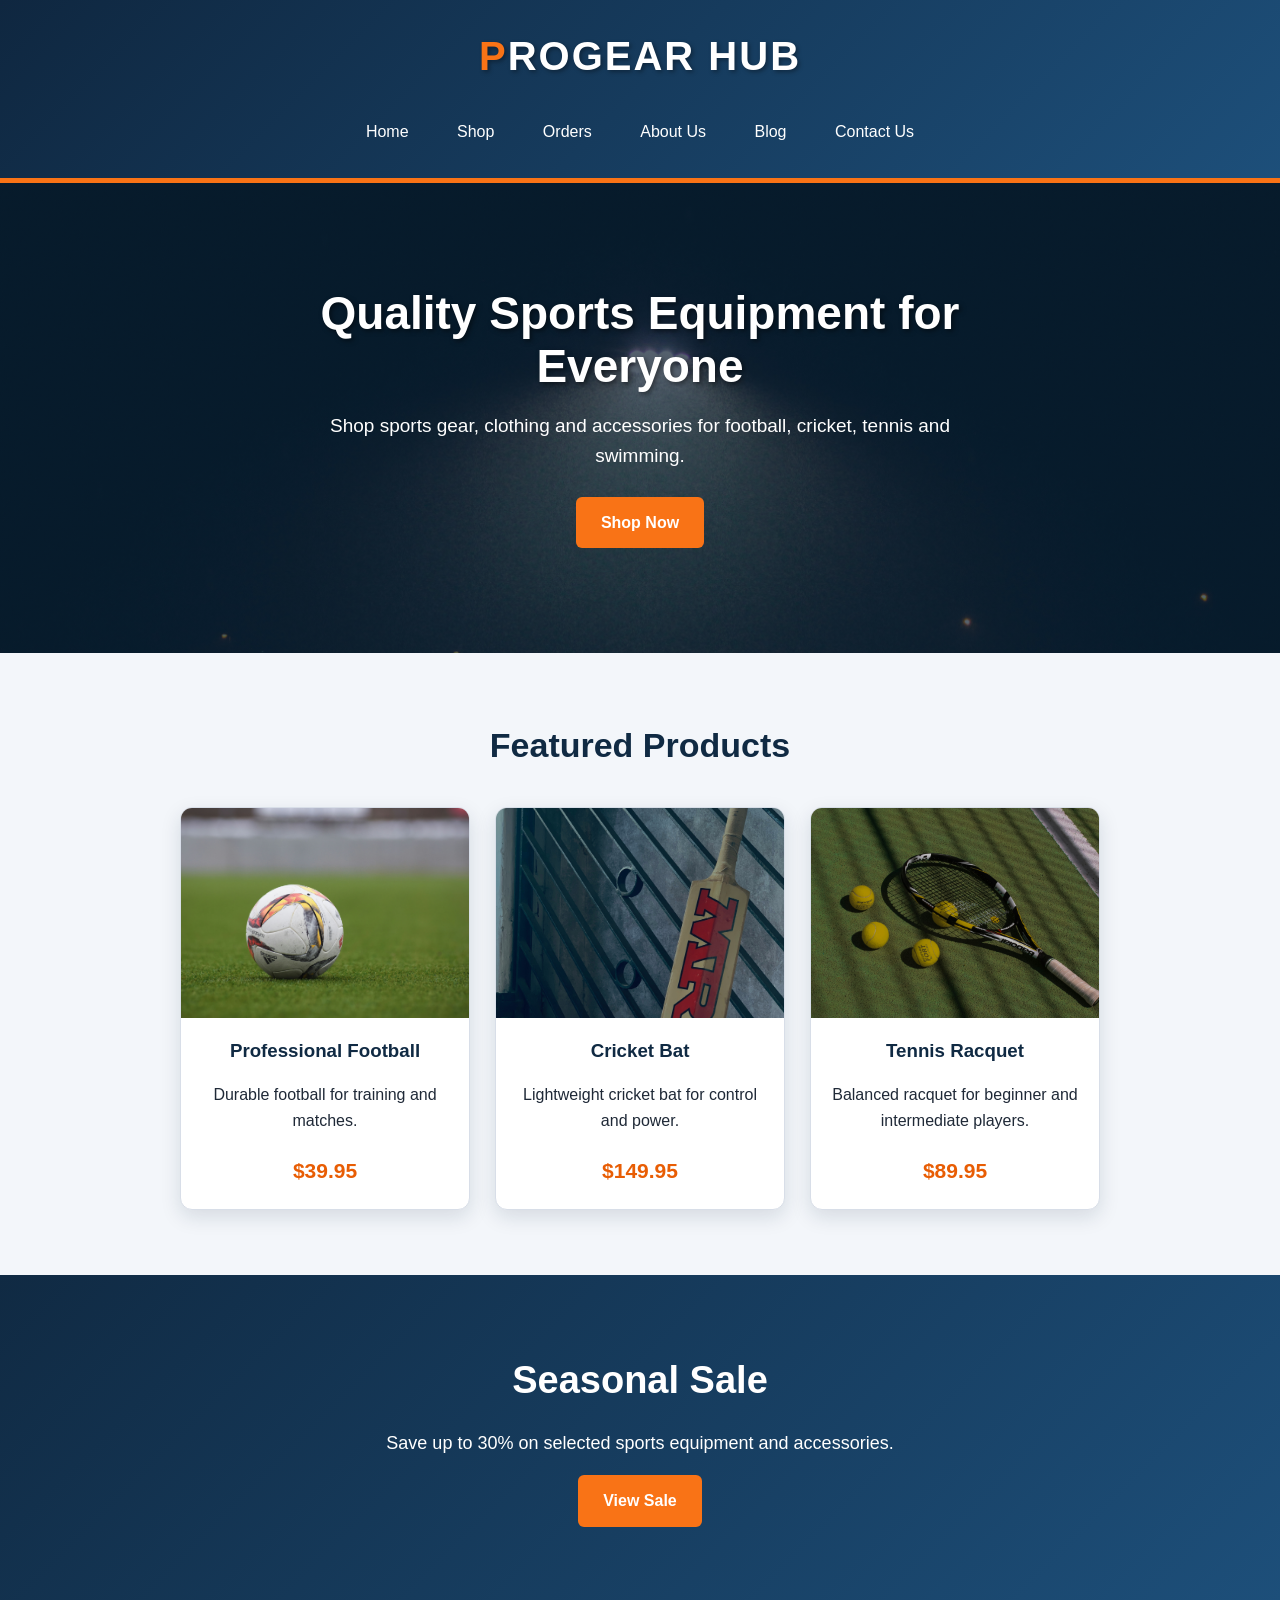
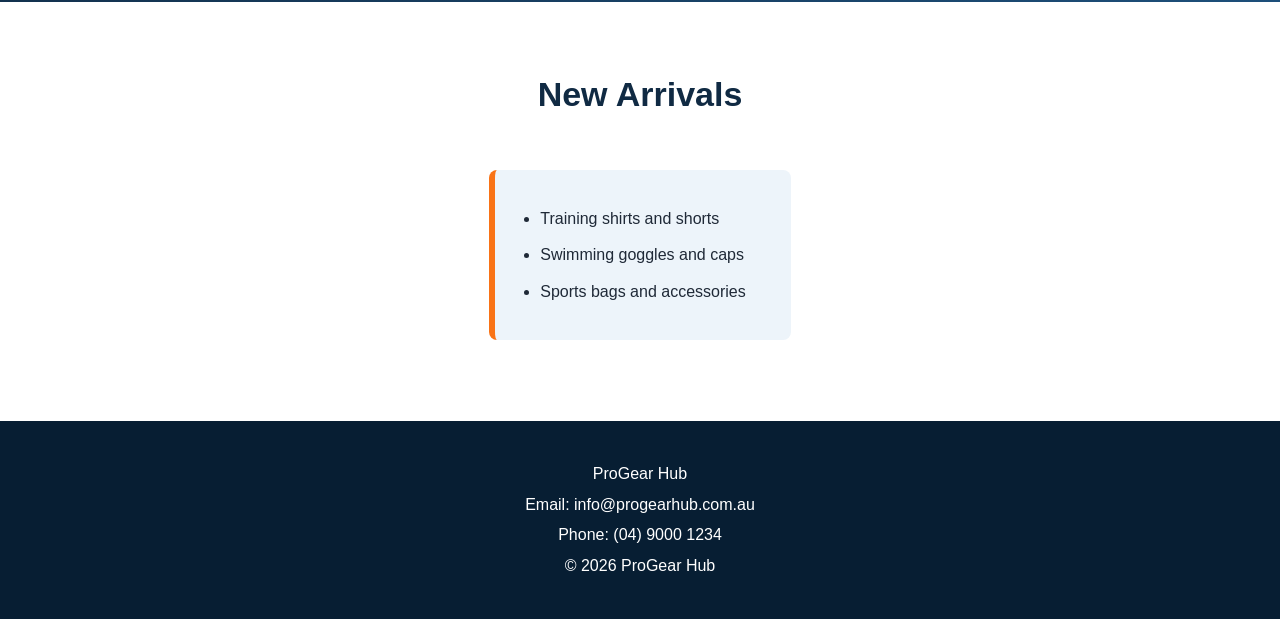
<file: index.html>
<!DOCTYPE html>
<html lang="en">

<head>
    <meta charset="UTF-8">
    <meta name="viewport" content="width=device-width, initial-scale=1.0">

    <title>ProGear Hub | Home</title>

    <link rel="stylesheet" href="css/styles.css">
</head>

<body>

    <header>
        <h1>ProGear Hub</h1>

        <nav>
            <a href="index.html">Home</a>
            <a href="shop.html">Shop</a>
            <a href="orders.html">Orders</a>
            <a href="about.html">About Us</a>
            <a href="blog.html">Blog</a>
            <a href="contact.html">Contact Us</a>
        </nav>
    </header>

    <main>

        <section class="hero">
            <h2>Quality Sports Equipment for Everyone</h2>

            <p>
                Shop sports gear, clothing and accessories for football,
                cricket, tennis and swimming.
            </p>

            <a href="shop.html" class="button">Shop Now</a>
        </section>

        <section class="featured">
            <h2>Featured Products</h2>

            <div class="products">

                <article class="product-card">
                    <img
                        src="images/football.jpg"
                        alt="Black and white football"
                    >

                    <h3>Professional Football</h3>
                    <p>Durable football for training and matches.</p>
                    <p class="price">$39.95</p>
                </article>

                <article class="product-card">
                    <img
                        src="images/cricket-bat.jpg"
                        alt="Wooden cricket bat"
                    >

                    <h3>Cricket Bat</h3>
                    <p>Lightweight cricket bat for control and power.</p>
                    <p class="price">$149.95</p>
                </article>

                <article class="product-card">
                    <img
                        src="images/tennis-racquet.jpg"
                        alt="Tennis racquet and tennis ball"
                    >

                    <h3>Tennis Racquet</h3>
                    <p>Balanced racquet for beginner and intermediate players.</p>
                    <p class="price">$89.95</p>
                </article>

            </div>
        </section>

        <section class="sale">
            <h2>Seasonal Sale</h2>

            <p>
                Save up to 30% on selected sports equipment and accessories.
            </p>

            <a href="shop.html" class="button">View Sale</a>
        </section>

        <section class="new-arrivals">
            <h2>New Arrivals</h2>

            <ul>
                <li>Training shirts and shorts</li>
                <li>Swimming goggles and caps</li>
                <li>Sports bags and accessories</li>
            </ul>
        </section>

    </main>

    <footer>
        <p>ProGear Hub</p>
        <p>Email: info@progearhub.com.au</p>
        <p>Phone: (04) 9000 1234</p>
        <p>&copy; 2026 ProGear Hub</p>
    </footer>

</body>

</html>
</file>
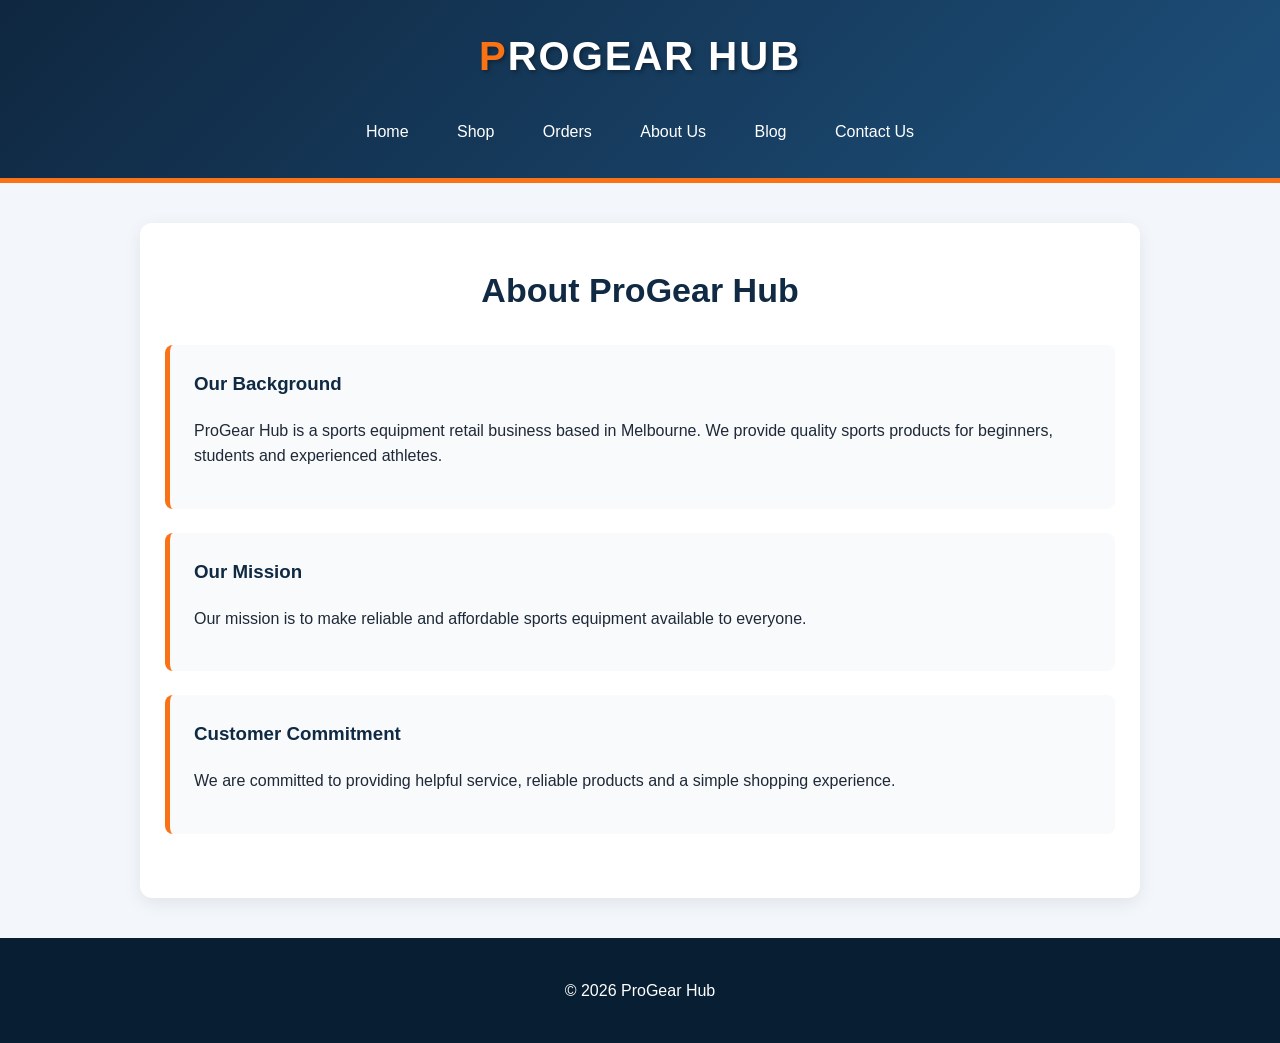
<file: about.html>
<!DOCTYPE html>
<html lang="en">

<head>
    <meta charset="UTF-8">

    <meta
        name="viewport"
        content="width=device-width, initial-scale=1.0"
    >

    <title>ProGear Hub | About Us</title>

    <link rel="stylesheet" href="css/styles.css">
</head>

<body>

    <header>
        <h1>ProGear Hub</h1>

        <nav>
            <a href="index.html">Home</a>
            <a href="shop.html">Shop</a>
            <a href="orders.html">Orders</a>
            <a href="about.html">About Us</a>
            <a href="blog.html">Blog</a>
            <a href="contact.html">Contact Us</a>
        </nav>
    </header>

    <main class="page-content">

        <h2>About ProGear Hub</h2>

        <section>
            <h3>Our Background</h3>

            <p>
                ProGear Hub is a sports equipment retail business based
                in Melbourne. We provide quality sports products for
                beginners, students and experienced athletes.
            </p>
        </section>

        <section>
            <h3>Our Mission</h3>

            <p>
                Our mission is to make reliable and affordable sports
                equipment available to everyone.
            </p>
        </section>

        <section>
            <h3>Customer Commitment</h3>

            <p>
                We are committed to providing helpful service, reliable
                products and a simple shopping experience.
            </p>
        </section>

    </main>

    <footer>
        <p>&copy; 2026 ProGear Hub</p>
    </footer>

</body>

</html>
</file>
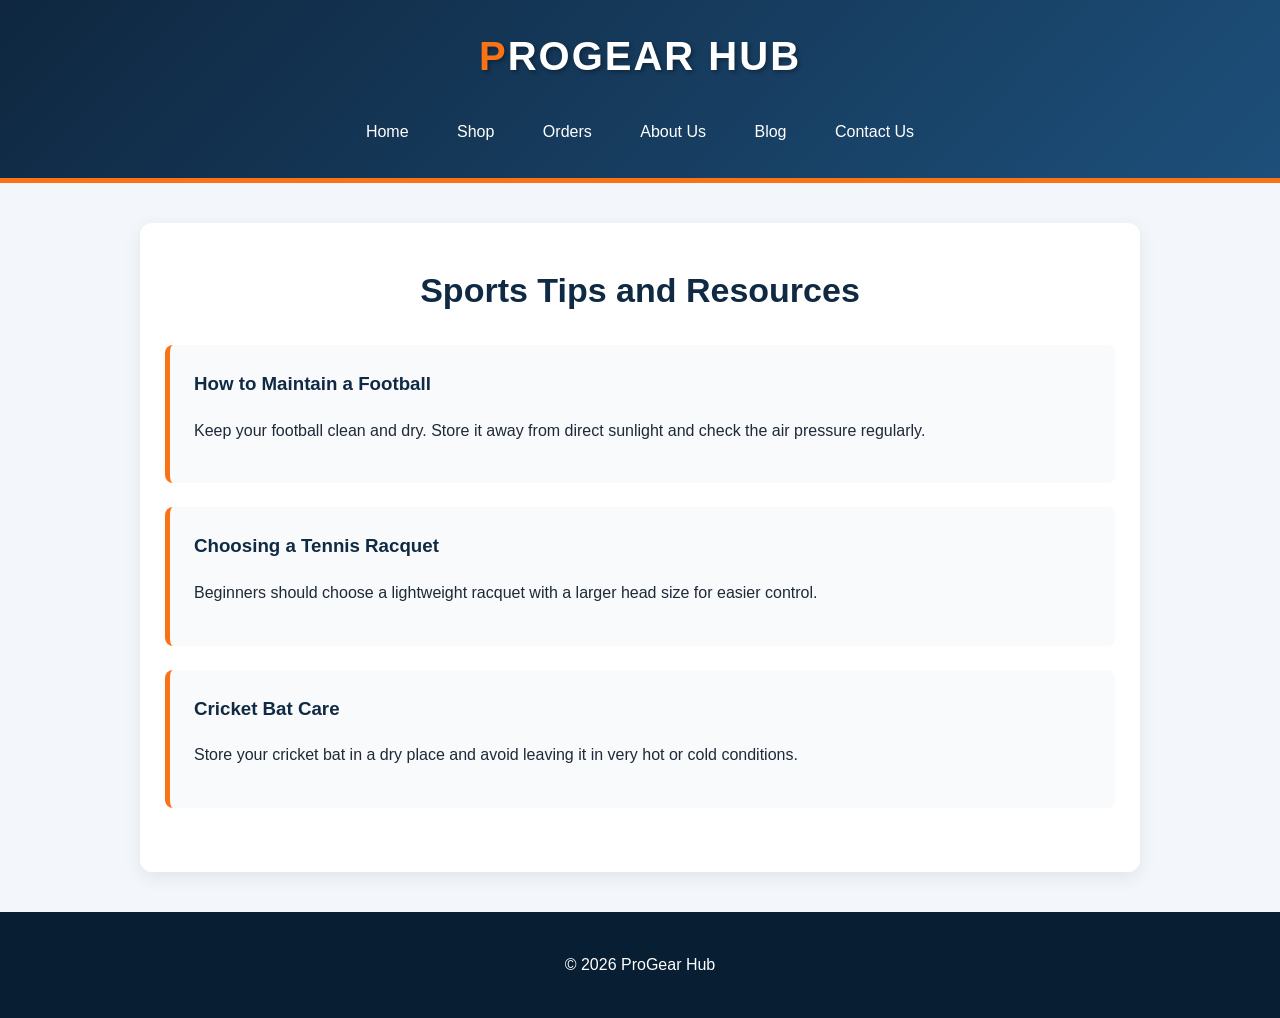
<file: blog.html>
<!DOCTYPE html>
<html lang="en">

<head>
    <meta charset="UTF-8">

    <meta
        name="viewport"
        content="width=device-width, initial-scale=1.0"
    >

    <title>ProGear Hub | Blog</title>

    <link rel="stylesheet" href="css/styles.css">
</head>

<body>

    <header>
        <h1>ProGear Hub</h1>

        <nav>
            <a href="index.html">Home</a>
            <a href="shop.html">Shop</a>
            <a href="orders.html">Orders</a>
            <a href="about.html">About Us</a>
            <a href="blog.html">Blog</a>
            <a href="contact.html">Contact Us</a>
        </nav>
    </header>

    <main class="page-content">

        <h2>Sports Tips and Resources</h2>

        <article>
            <h3>How to Maintain a Football</h3>

            <p>
                Keep your football clean and dry. Store it away from
                direct sunlight and check the air pressure regularly.
            </p>
        </article>

        <article>
            <h3>Choosing a Tennis Racquet</h3>

            <p>
                Beginners should choose a lightweight racquet with a
                larger head size for easier control.
            </p>
        </article>

        <article>
            <h3>Cricket Bat Care</h3>

            <p>
                Store your cricket bat in a dry place and avoid leaving
                it in very hot or cold conditions.
            </p>
        </article>

    </main>

    <footer>
        <p>&copy; 2026 ProGear Hub</p>
    </footer>

</body>

</html>
</file>
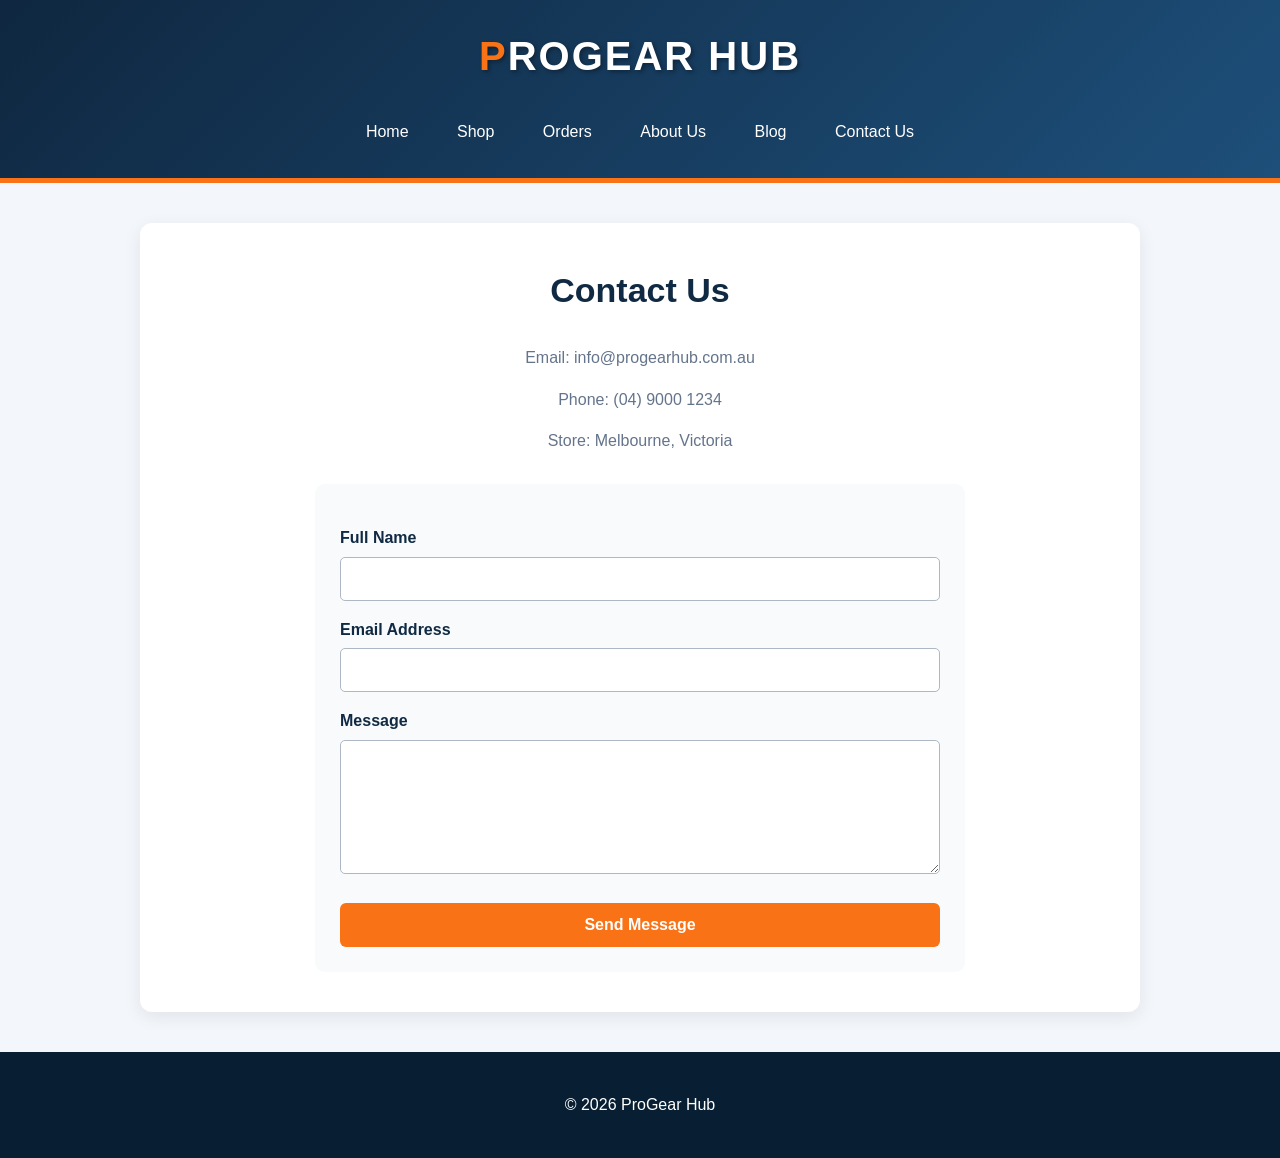
<file: contact.html>
<!DOCTYPE html>
<html lang="en">

<head>
    <meta charset="UTF-8">

    <meta
        name="viewport"
        content="width=device-width, initial-scale=1.0"
    >

    <title>ProGear Hub | Contact Us</title>

    <link rel="stylesheet" href="css/styles.css">
</head>

<body>

    <header>
        <h1>ProGear Hub</h1>

        <nav>
            <a href="index.html">Home</a>
            <a href="shop.html">Shop</a>
            <a href="orders.html">Orders</a>
            <a href="about.html">About Us</a>
            <a href="blog.html">Blog</a>
            <a href="contact.html">Contact Us</a>
        </nav>
    </header>

    <main class="page-content">

        <h2>Contact Us</h2>

        <p>Email: info@progearhub.com.au</p>
        <p>Phone: (04) 9000 1234</p>
        <p>Store: Melbourne, Victoria</p>

        <form>

            <label for="contact-name">Full Name</label>

            <input
                type="text"
                id="contact-name"
                name="contact-name"
                required
            >

            <label for="contact-email">Email Address</label>

            <input
                type="email"
                id="contact-email"
                name="contact-email"
                required
            >

            <label for="message">Message</label>

            <textarea
                id="message"
                name="message"
                rows="6"
                required
            ></textarea>

            <button type="submit">Send Message</button>

        </form>

    </main>

    <footer>
        <p>&copy; 2026 ProGear Hub</p>
    </footer>

</body>

</html>
</file>
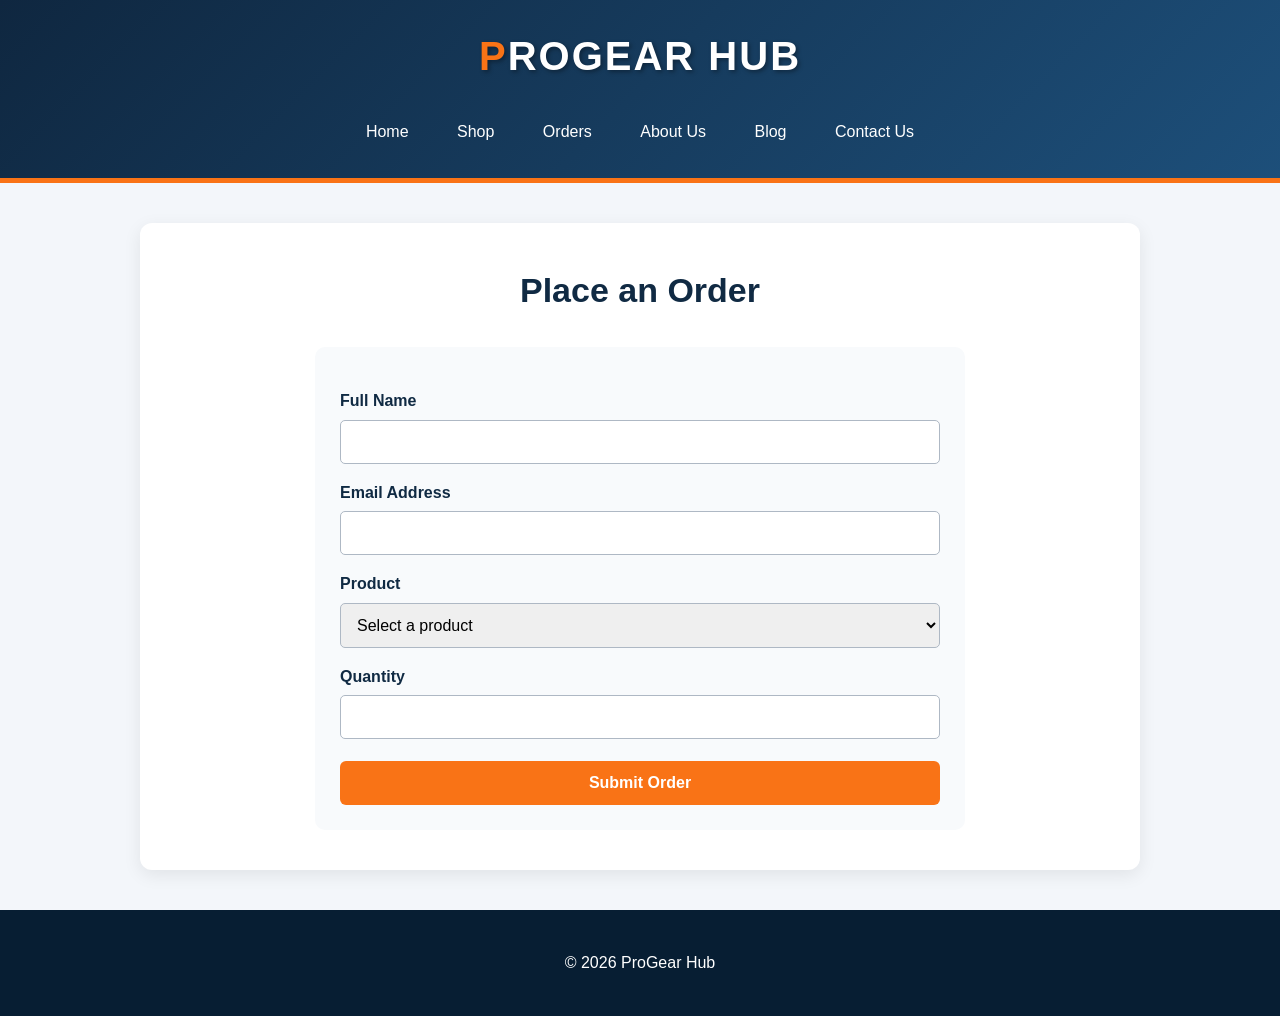
<file: orders.html>
<!DOCTYPE html>
<html lang="en">

<head>
    <meta charset="UTF-8">

    <meta
        name="viewport"
        content="width=device-width, initial-scale=1.0"
    >

    <title>ProGear Hub | Orders</title>

    <link rel="stylesheet" href="css/styles.css">
</head>

<body>

    <header>
        <h1>ProGear Hub</h1>

        <nav>
            <a href="index.html">Home</a>
            <a href="shop.html">Shop</a>
            <a href="orders.html">Orders</a>
            <a href="about.html">About Us</a>
            <a href="blog.html">Blog</a>
            <a href="contact.html">Contact Us</a>
        </nav>
    </header>

    <main class="page-content">

        <h2>Place an Order</h2>

        <form>

            <label for="name">Full Name</label>

            <input
                type="text"
                id="name"
                name="name"
                required
            >

            <label for="email">Email Address</label>

            <input
                type="email"
                id="email"
                name="email"
                required
            >

            <label for="product">Product</label>

            <select id="product" name="product" required>
                <option value="">Select a product</option>
                <option value="football">Professional Football</option>
                <option value="cricket-bat">Cricket Bat</option>
                <option value="tennis-racquet">Tennis Racquet</option>
            </select>

            <label for="quantity">Quantity</label>

            <input
                type="number"
                id="quantity"
                name="quantity"
                min="1"
                required
            >

            <button type="submit">Submit Order</button>

        </form>

    </main>

    <footer>
        <p>&copy; 2026 ProGear Hub</p>
    </footer>

</body>

</html>
</file>
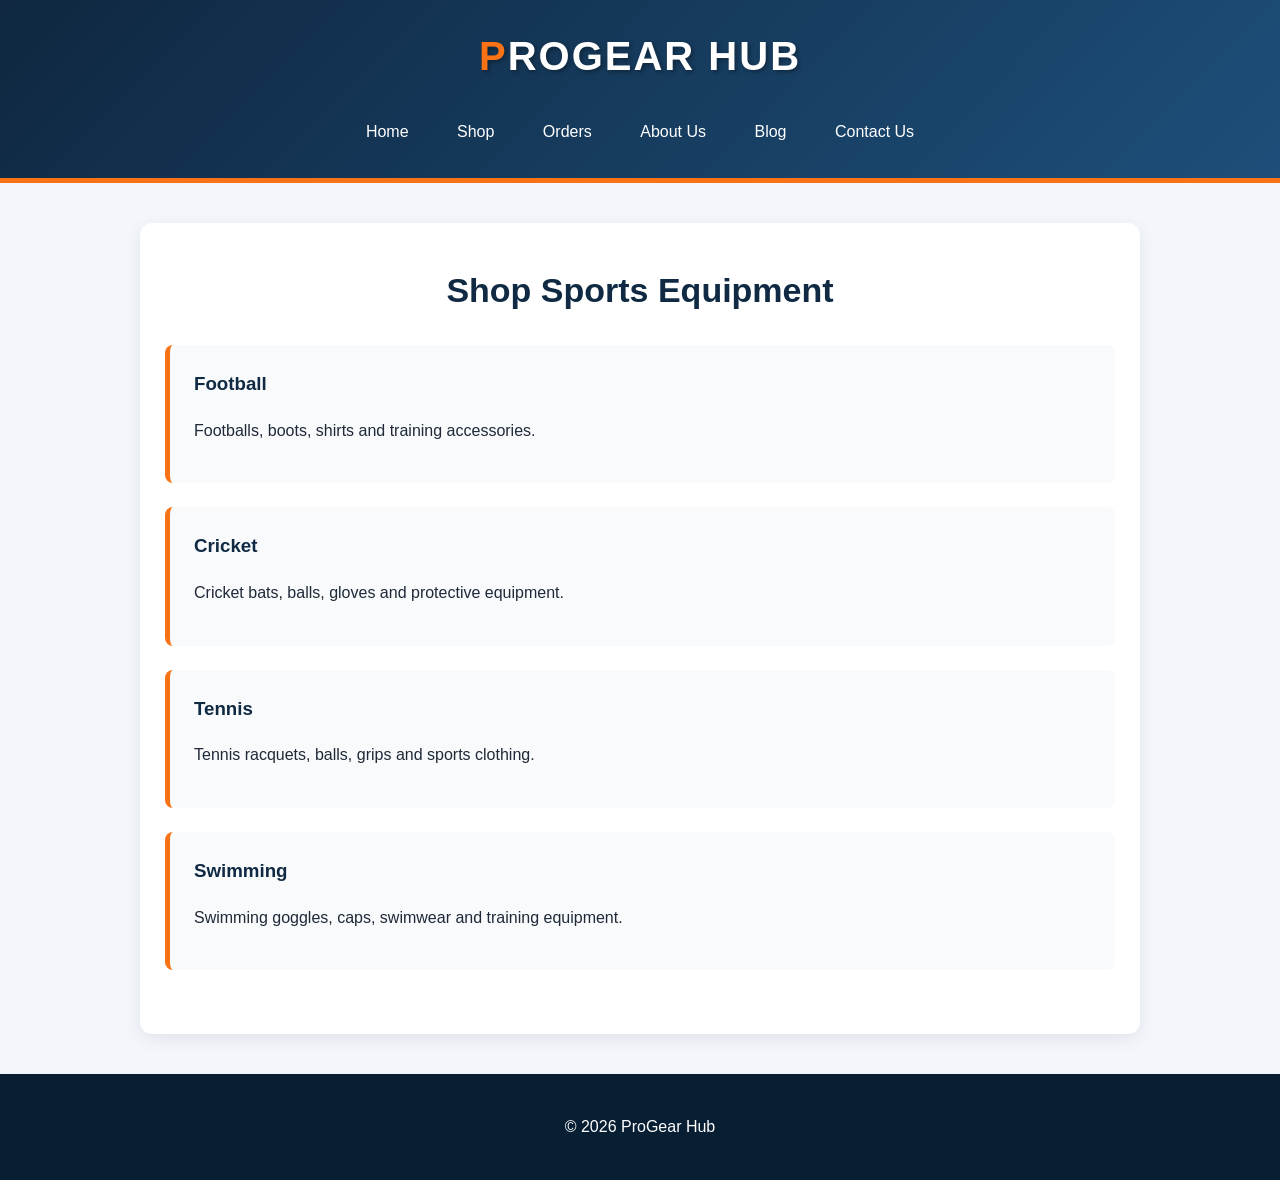
<file: shop.html>
<!DOCTYPE html>
<html lang="en">

<head>
    <meta charset="UTF-8">

    <meta
        name="viewport"
        content="width=device-width, initial-scale=1.0"
    >

    <title>ProGear Hub | Shop</title>

    <link rel="stylesheet" href="css/styles.css">
</head>

<body>

    <header>
        <h1>ProGear Hub</h1>

        <nav>
            <a href="index.html">Home</a>
            <a href="shop.html">Shop</a>
            <a href="orders.html">Orders</a>
            <a href="about.html">About Us</a>
            <a href="blog.html">Blog</a>
            <a href="contact.html">Contact Us</a>
        </nav>
    </header>

    <main class="page-content">

        <h2>Shop Sports Equipment</h2>

        <section>
            <h3>Football</h3>
            <p>Footballs, boots, shirts and training accessories.</p>
        </section>

        <section>
            <h3>Cricket</h3>
            <p>Cricket bats, balls, gloves and protective equipment.</p>
        </section>

        <section>
            <h3>Tennis</h3>
            <p>Tennis racquets, balls, grips and sports clothing.</p>
        </section>

        <section>
            <h3>Swimming</h3>
            <p>Swimming goggles, caps, swimwear and training equipment.</p>
        </section>

    </main>

    <footer>
        <p>&copy; 2026 ProGear Hub</p>
    </footer>

</body>
</file>
<file: css/styles.css>
* {
    box-sizing: border-box;
}

body {
    margin: 0;
    font-family: Arial, sans-serif;
    line-height: 1.6;
    color: #1f2937;
    background-color: #f3f6fa;
}

/* Header */

header {
    padding: 24px 20px 18px;
    background: linear-gradient(135deg, #0f2740, #1d4f7a);
    color: white;
    text-align: center;
    border-bottom: 5px solid #f97316;
}

header h1 {
    margin: 0;
    font-size: 40px;
    letter-spacing: 2px;
    text-transform: uppercase;
    text-shadow: 2px 2px 4px rgba(0, 0, 0, 0.35);
}

header h1::first-letter {
    color: #f97316;
}

nav {
    margin-top: 16px;
}

nav a {
    display: inline-block;
    margin: 5px 7px;
    padding: 9px 14px;
    color: white;
    text-decoration: none;
    border: 1px solid transparent;
    border-radius: 6px;
}

nav a:hover {
    background-color: #f97316;
    border-color: #ffffff;
}

/* Hero */

.hero {
    min-height: 470px;
    padding: 100px 20px;
    display: flex;
    flex-direction: column;
    justify-content: center ;
    text-align: center;
    color: white;
    background-color: #102a43;
    background-image:
        linear-gradient(
            rgba(10, 27, 46, 0.68),
            rgba(10, 27, 46, 0.68)
        ),
        url("../images/Football1.jpg");
    background-size: cover;
    background-position: center top;
    background-repeat: no-repeat;
}

.hero h2 {
    max-width: 800px;
    margin: 0 auto 18px;
    font-size: 46px;
    line-height: 1.15;
    text-shadow: 2px 2px 5px rgba(0, 0, 0, 0.5);
}

.hero p {
    max-width: 650px;
    margin: 0 auto 25px;
    font-size: 19px;
}

.button {
    display: inline-block;
    align-self: center;
    padding: 13px 25px;
    background-color: #f97316;
    color: white;
    text-decoration: none;
    font-weight: bold;
    border-radius: 6px;
}

.button:hover {
    background-color: #ea580c;
}

/* Home sections */

.featured,
.new-arrivals {
    padding: 65px 20px;
    text-align: center;
}

.featured {
    background-color: #f3f6fa;
}

.featured h2,
.new-arrivals h2,
.page-content h2 {
    margin-top: 0;
    color: #102a43;
    font-size: 34px;
}

.products {
    display: flex;
    justify-content: center;
    flex-wrap: wrap;
    gap: 25px;
    margin-top: 35px;
}

.product-card {
    width: 290px;
    overflow: hidden;
    background-color: white;
    border: 1px solid #d8dee8;
    border-radius: 12px;
    box-shadow: 0 7px 20px rgba(15, 39, 64, 0.13);
}

.product-card:hover {
    transform: translateY(-5px);
}

.product-card img {
    width: 100%;
    height: 210px;
    display: block;
    object-fit: cover;
}

.product-card h3 {
    margin: 18px 15px 8px;
    color: #102a43;
}

.product-card p {
    margin-left: 15px;
    margin-right: 15px;
}

.price {
    color: #e85d04;
    font-size: 21px;
    font-weight: bold;
}

/* Sale */

.sale {
    padding: 75px 20px;
    background: linear-gradient(135deg, #102a43, #1d4f7a);
    color: white;
    text-align: center;
}

.sale h2 {
    margin: 0 0 12px;
    font-size: 38px;
}

.sale p {
    font-size: 18px;
}

/* New arrivals */

.new-arrivals {
    background-color: white;
}

.new-arrivals ul {
    display: inline-block;
    margin-top: 20px;
    padding: 25px 45px;
    text-align: left;
    background-color: #edf4fa;
    border-left: 6px solid #f97316;
    border-radius: 8px;
}

.new-arrivals li {
    margin: 11px 0;
}

/* Inner pages */

.page-content {
    max-width: 1000px;
    margin: 40px auto;
    padding: 40px 25px;
    background-color: white;
    border-radius: 12px;
    box-shadow: 0 5px 18px rgba(0, 0, 0, 0.08);
}

.page-content h2 {
    text-align: center;
}

.page-content > p {
    text-align: center;
    color: #64748b;
}

.page-content section,
.page-content article {
    margin: 24px 0;
    padding: 24px;
    background-color: #f8fafc;
    border-left: 5px solid #f97316;
    border-radius: 8px;
}

.page-content section h3,
.page-content article h3 {
    margin-top: 0;
    color: #102a43;
}

/* Forms */

form {
    max-width: 650px;
    margin: 30px auto 0;
    padding: 25px;
    background-color: #f8fafc;
    border-radius: 10px;
}

label {
    display: block;
    margin-top: 16px;
    margin-bottom: 6px;
    color: #102a43;
    font-weight: bold;
}

input,
select,
textarea {
    width: 100%;
    padding: 12px;
    border: 1px solid #aeb8c4;
    border-radius: 5px;
    font-family: Arial, sans-serif;
    font-size: 16px;
}

input:focus,
select:focus,
textarea:focus {
    outline: 2px solid #f97316;
    border-color: #f97316;
}

button {
    width: 100%;
    margin-top: 22px;
    padding: 13px;
    border: none;
    border-radius: 6px;
    background-color: #f97316;
    color: white;
    font-size: 16px;
    font-weight: bold;
}

button:hover {
    background-color: #ea580c;
}

/* Footer */

footer {
    padding: 35px 20px;
    background-color: #071e33;
    color: white;
    text-align: center;
}

footer p {
    margin: 5px;
}

/* Mobile */

@media screen and (max-width: 700px) {
    header h1 {
        font-size: 30px;
    }

    nav a {
        display: block;
        max-width: 220px;
        margin: 8px auto;
    }

    .hero {
        min-height: 420px;
        padding: 75px 20px;
    }

    .hero h2 {
        font-size: 32px;
    }

    .hero p {
        font-size: 17px;
    }

    .products {
        flex-direction: column;
        align-items: center;
    }

    .product-card {
        width: 100%;
        max-width: 340px;
    }

    .page-content {
        margin: 20px 12px;
        padding: 25px 18px;
    }

    .featured h2,
    .new-arrivals h2,
    .page-content h2 {
        font-size: 28px;
    }
}
</file>
